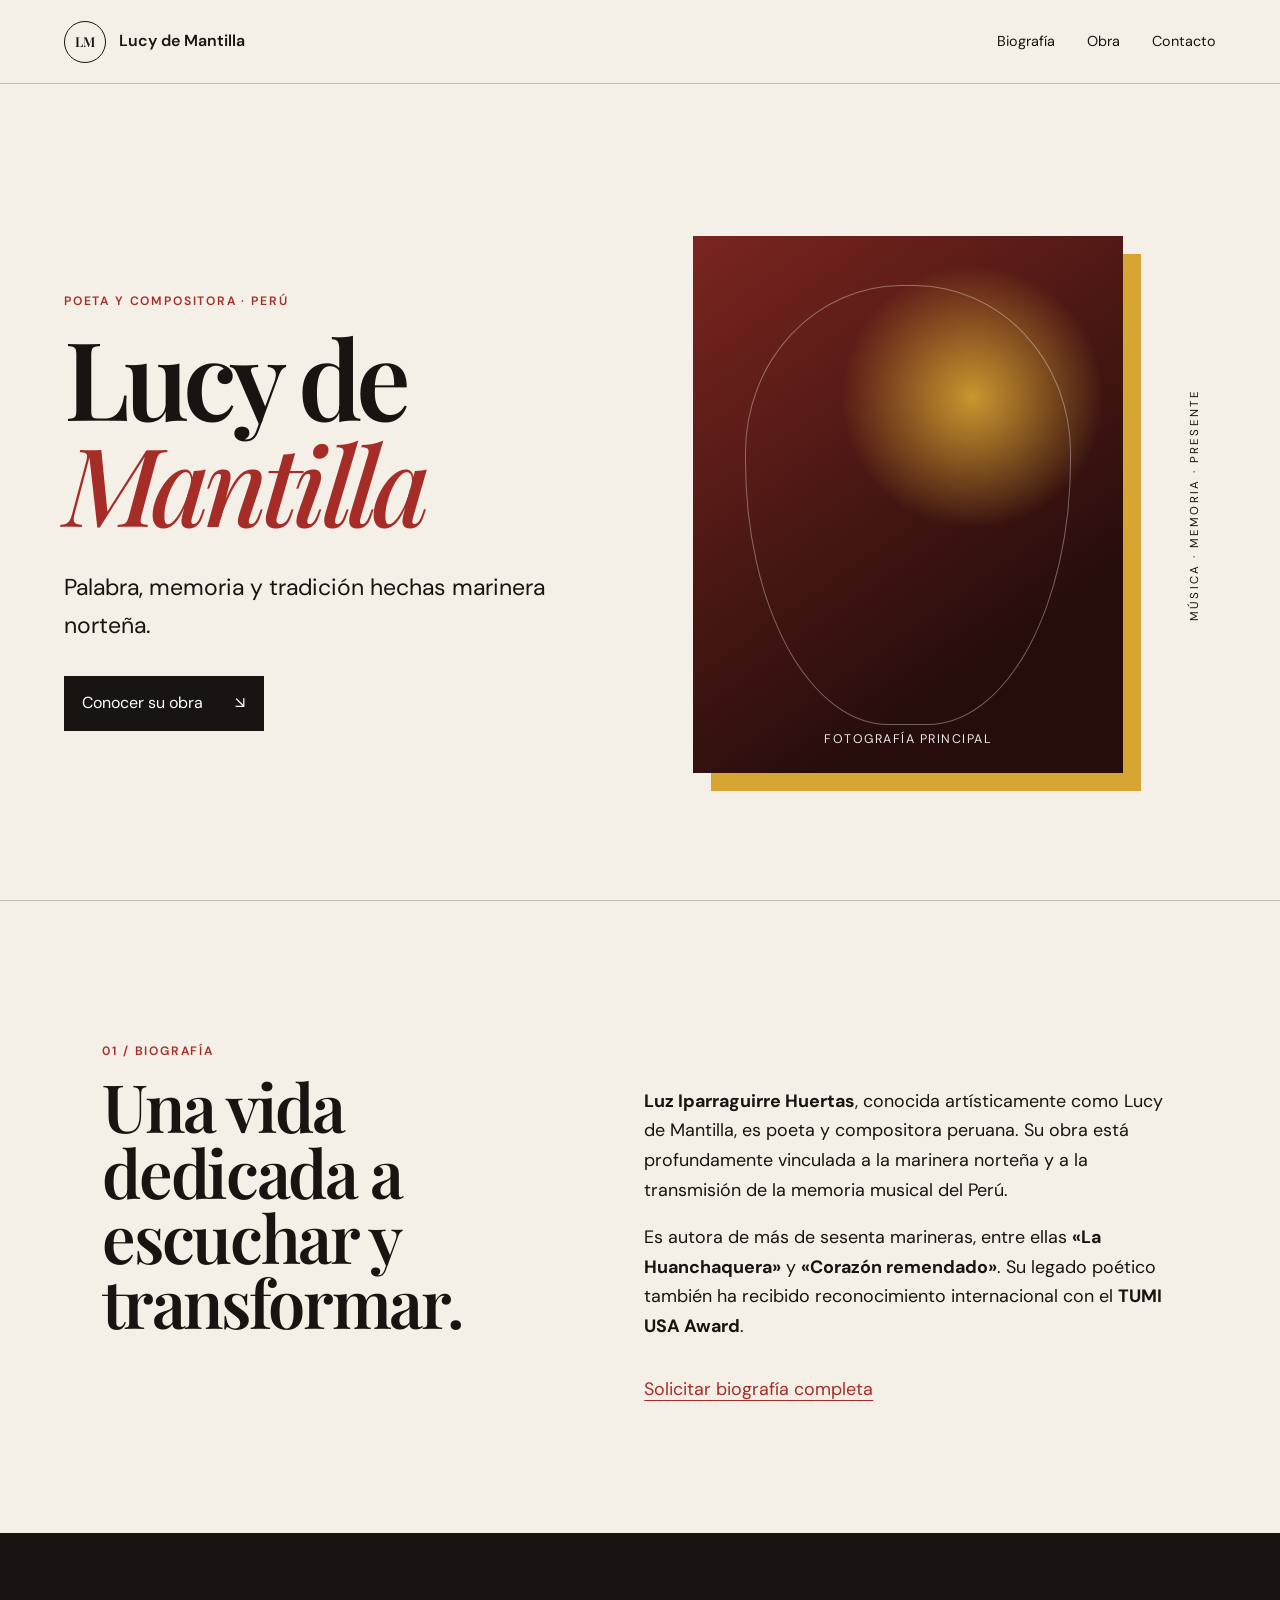
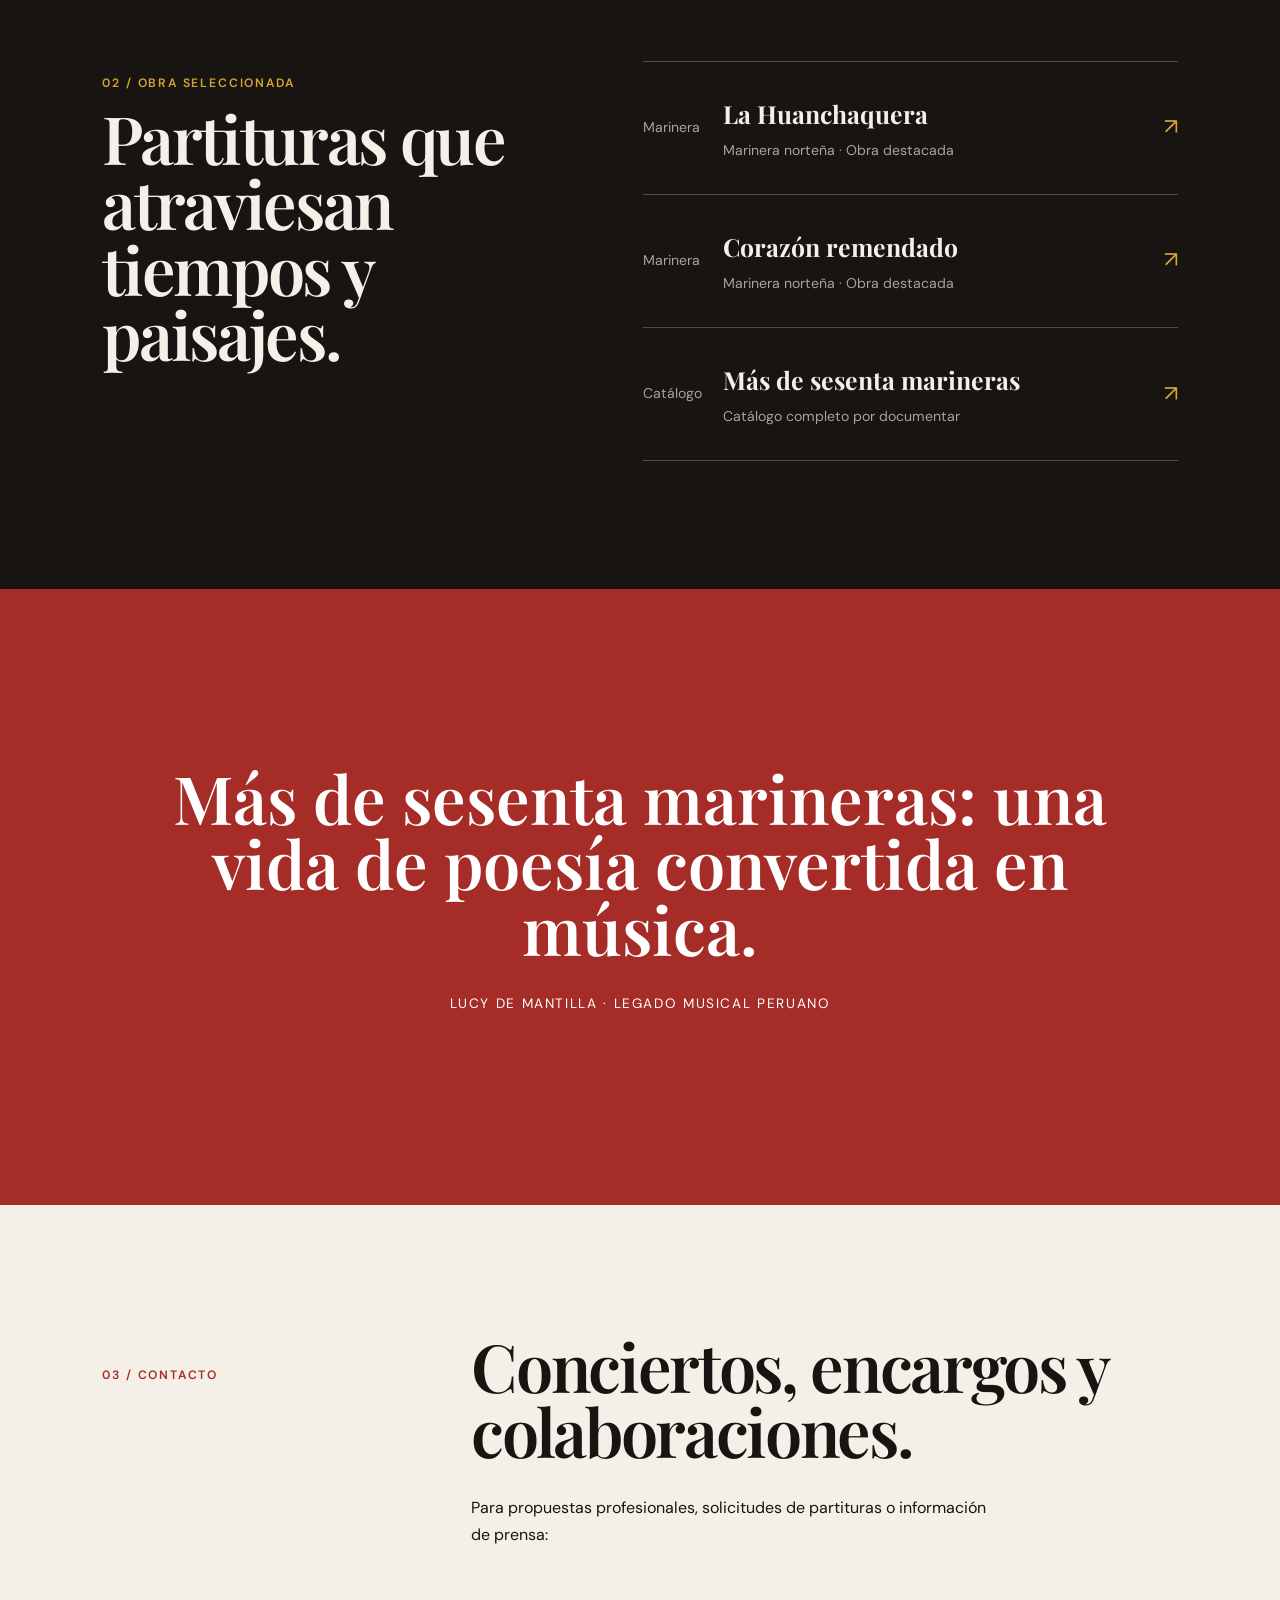
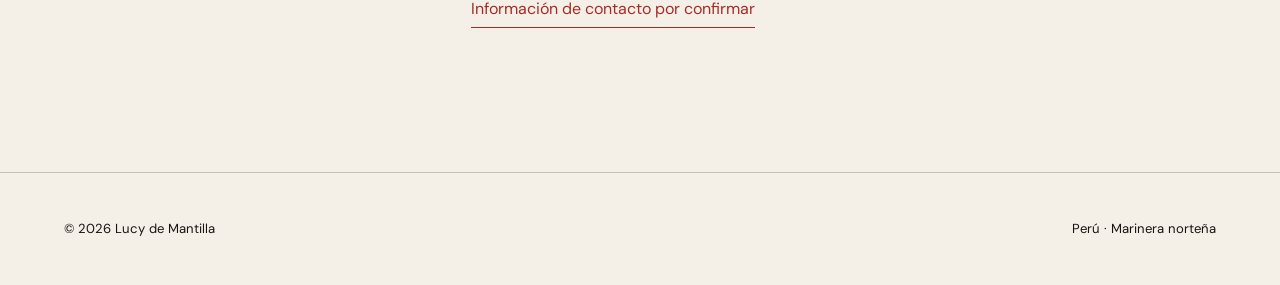
<file: lucy-de-mantilla-web/index.html>
<!doctype html>
<html lang="es">
<head>
  <meta charset="utf-8">
  <meta name="viewport" content="width=device-width, initial-scale=1">
  <meta name="description" content="Portafolio de Lucy de Mantilla, poeta y compositora peruana de marinera norteña.">
  <title>Lucy de Mantilla — Poeta y compositora peruana</title>
  <link rel="preconnect" href="https://fonts.googleapis.com">
  <link rel="preconnect" href="https://fonts.gstatic.com" crossorigin>
  <link href="https://fonts.googleapis.com/css2?family=DM+Sans:wght@400;500;600&family=Playfair+Display:ital,wght@0,600;1,500&display=swap" rel="stylesheet">
  <link rel="stylesheet" href="styles.css">
</head>
<body>
  <header class="site-header">
    <a class="brand" href="#inicio" aria-label="Ir al inicio">
      <span class="brand-mark" aria-hidden="true">LM</span>
      <span>Lucy de Mantilla</span>
    </a>
    <button class="menu-button" type="button" aria-expanded="false" aria-controls="navigation">Menú</button>
    <nav id="navigation" aria-label="Navegación principal">
      <a href="#biografia">Biografía</a>
      <a href="#obra">Obra</a>
      <a href="#contacto">Contacto</a>
    </nav>
  </header>

  <main>
    <section class="hero" id="inicio">
      <div class="hero-copy">
        <p class="eyebrow">Poeta y compositora · Perú</p>
        <h1>Lucy de <em>Mantilla</em></h1>
        <p class="lead">Palabra, memoria y tradición hechas marinera norteña.</p>
        <a class="primary-link" href="#obra">Conocer su obra <span aria-hidden="true">↘</span></a>
      </div>
      <div class="portrait" role="img" aria-label="Espacio reservado para el retrato principal de la compositora">
        <span>Fotografía principal</span>
      </div>
      <p class="vertical-note" aria-hidden="true">Música · Memoria · Presente</p>
    </section>

    <section class="biography section" id="biografia">
      <div>
        <p class="section-number">01 / Biografía</p>
        <h2>Una vida dedicada a escuchar y transformar.</h2>
      </div>
      <div class="bio-copy">
        <p><strong>Luz Iparraguirre Huertas</strong>, conocida artísticamente como Lucy de Mantilla, es poeta y compositora peruana. Su obra está profundamente vinculada a la marinera norteña y a la transmisión de la memoria musical del Perú.</p>
        <p>Es autora de más de sesenta marineras, entre ellas <strong>«La Huanchaquera»</strong> y <strong>«Corazón remendado»</strong>. Su legado poético también ha recibido reconocimiento internacional con el <strong>TUMI USA Award</strong>.</p>
        <a class="text-link" href="#contacto">Solicitar biografía completa</a>
      </div>
    </section>

    <section class="works section" id="obra">
      <div class="works-heading">
        <p class="section-number">02 / Obra seleccionada</p>
        <h2>Partituras que atraviesan tiempos y paisajes.</h2>
      </div>
      <div class="work-list">
        <article>
          <span class="year">Marinera</span>
          <div><h3>La Huanchaquera</h3><p>Marinera norteña · Obra destacada</p></div>
          <span class="arrow" aria-hidden="true">↗</span>
        </article>
        <article>
          <span class="year">Marinera</span>
          <div><h3>Corazón remendado</h3><p>Marinera norteña · Obra destacada</p></div>
          <span class="arrow" aria-hidden="true">↗</span>
        </article>
        <article>
          <span class="year">Catálogo</span>
          <div><h3>Más de sesenta marineras</h3><p>Catálogo completo por documentar</p></div>
          <span class="arrow" aria-hidden="true">↗</span>
        </article>
      </div>
    </section>

    <section class="quote-section" aria-label="Declaración artística">
      <blockquote>Más de sesenta marineras: una vida de poesía convertida en música.</blockquote>
      <p>Lucy de Mantilla · Legado musical peruano</p>
    </section>

    <section class="contact section" id="contacto">
      <p class="section-number">03 / Contacto</p>
      <div>
        <h2>Conciertos, encargos y colaboraciones.</h2>
        <p>Para propuestas profesionales, solicitudes de partituras o información de prensa:</p>
        <p class="pending-contact">Información de contacto por confirmar</p>
      </div>
    </section>
  </main>

  <footer>
    <p>© <span id="year"></span> Lucy de Mantilla</p>
    <p>Perú · Marinera norteña</p>
  </footer>
  <script src="script.js"></script>
</body>
</html>
</file>
<file: lucy-de-mantilla-web/styles.css>
:root {
  --ink: #171412;
  --paper: #f4f0e8;
  --red: #a62c27;
  --gold: #d7a532;
  --line: rgba(23, 20, 18, .22);
}
* { box-sizing: border-box; }
html { scroll-behavior: smooth; }
body { margin: 0; background: var(--paper); color: var(--ink); font-family: "DM Sans", sans-serif; font-size: 1rem; line-height: 1.65; }
a { color: inherit; }
.site-header { min-height: 84px; padding: 1.1rem 5vw; display: flex; align-items: center; justify-content: space-between; border-bottom: 1px solid var(--line); position: relative; z-index: 10; }
.brand { display: flex; align-items: center; gap: .8rem; text-decoration: none; font-weight: 600; }
.brand-mark { width: 42px; height: 42px; display: grid; place-items: center; border: 1px solid currentColor; border-radius: 50%; font-family: "Playfair Display", serif; font-size: .85rem; }
nav { display: flex; gap: 2rem; }
nav a { text-decoration: none; font-size: .9rem; }
nav a:hover, nav a:focus-visible { color: var(--red); }
.menu-button { display: none; background: none; border: 1px solid currentColor; padding: .45rem .7rem; font: inherit; }
.hero { min-height: calc(100vh - 84px); padding: 7vw 5vw 5vw; display: grid; grid-template-columns: 1.05fr .78fr auto; gap: 4vw; align-items: center; overflow: hidden; }
.eyebrow, .section-number { color: var(--red); text-transform: uppercase; letter-spacing: .15em; font-size: .76rem; font-weight: 600; }
h1, h2, blockquote { font-family: "Playfair Display", serif; font-weight: 600; line-height: .98; margin: 0; }
h1 { font-size: clamp(4rem, 8.5vw, 8.4rem); letter-spacing: -.055em; max-width: 9ch; }
h1 em { color: var(--red); font-weight: 500; }
.lead { max-width: 34rem; font-size: clamp(1.15rem, 1.8vw, 1.45rem); margin: 2rem 0; }
.primary-link { display: inline-flex; gap: 2rem; align-items: center; padding: .9rem 1.15rem; background: var(--ink); color: white; text-decoration: none; }
.primary-link:hover { background: var(--red); }
.portrait { aspect-ratio: 4 / 5; min-height: 470px; position: relative; display: grid; place-items: end center; padding: 1.5rem; color: rgba(255,255,255,.9); background: radial-gradient(circle at 65% 30%, rgba(215,165,50,.9), transparent 28%), linear-gradient(145deg, #7b251f, #260d0b 75%); box-shadow: 18px 18px 0 var(--gold); }
.portrait::before { content: ""; position: absolute; inset: 9% 12%; border: 1px solid rgba(255,255,255,.35); border-radius: 48% 48% 44% 44% / 38% 38% 60% 60%; }
.portrait span { z-index: 1; font-size: .78rem; letter-spacing: .12em; text-transform: uppercase; }
.vertical-note { writing-mode: vertical-rl; transform: rotate(180deg); font-size: .72rem; letter-spacing: .2em; text-transform: uppercase; }
.section { padding: 8rem 8vw; }
.biography { display: grid; grid-template-columns: .8fr 1fr; gap: 9vw; border-top: 1px solid var(--line); }
h2 { font-size: clamp(2.7rem, 5.2vw, 5.6rem); letter-spacing: -.035em; }
.bio-copy { max-width: 43rem; font-size: 1.12rem; padding-top: 2.5rem; }
.text-link { display: inline-block; margin-top: 1rem; color: var(--red); text-underline-offset: 5px; }
.works { background: var(--ink); color: var(--paper); display: grid; grid-template-columns: .82fr 1fr; gap: 8vw; }
.works .section-number { color: var(--gold); }
.work-list article { display: grid; grid-template-columns: 4rem 1fr auto; gap: 1rem; align-items: center; padding: 2rem 0; border-top: 1px solid rgba(244,240,232,.25); }
.work-list article:last-child { border-bottom: 1px solid rgba(244,240,232,.25); }
.work-list h3 { font-family: "Playfair Display", serif; font-size: 1.55rem; margin: 0 0 .25rem; }
.work-list p, .year { margin: 0; color: rgba(244,240,232,.65); font-size: .88rem; }
.arrow { font-size: 1.4rem; color: var(--gold); }
.quote-section { padding: 11rem 10vw; text-align: center; background: var(--red); color: white; }
blockquote { max-width: 1050px; margin: auto; font-size: clamp(2.5rem, 5.2vw, 5.8rem); }
.quote-section p { margin-top: 2rem; font-size: .85rem; letter-spacing: .12em; text-transform: uppercase; }
.contact { display: grid; grid-template-columns: .45fr 1fr; gap: 4vw; }
.contact h2 { max-width: 900px; }
.contact p { max-width: 520px; margin-top: 2rem; }
.email { display: inline-block; margin-top: 1rem; font-family: "Playfair Display", serif; font-size: clamp(1.4rem, 3vw, 2.7rem); color: var(--red); text-underline-offset: 7px; }
.pending-contact { display: inline-block; color: var(--red); border-bottom: 1px solid currentColor; padding-bottom: .3rem; }
footer { padding: 2rem 5vw; display: flex; justify-content: space-between; border-top: 1px solid var(--line); font-size: .82rem; }
@media (max-width: 820px) {
  .site-header { min-height: 72px; }
  .brand span:last-child { display: none; }
  .menu-button { display: block; }
  nav { display: none; position: absolute; top: 72px; left: 0; right: 0; padding: 1.25rem 5vw; background: var(--paper); border-bottom: 1px solid var(--line); flex-direction: column; }
  nav.open { display: flex; }
  .hero { min-height: auto; padding-top: 4rem; grid-template-columns: 1fr; }
  h1 { font-size: clamp(3.7rem, 18vw, 6.5rem); }
  .portrait { min-height: 390px; width: calc(100% - 18px); }
  .vertical-note { display: none; }
  .section { padding: 5.5rem 5vw; }
  .biography, .works, .contact { grid-template-columns: 1fr; gap: 2rem; }
  .bio-copy { padding-top: 0; }
  .quote-section { padding: 7rem 5vw; }
  footer { flex-direction: column; }
}
@media (prefers-reduced-motion: reduce) { html { scroll-behavior: auto; } }
</file>
